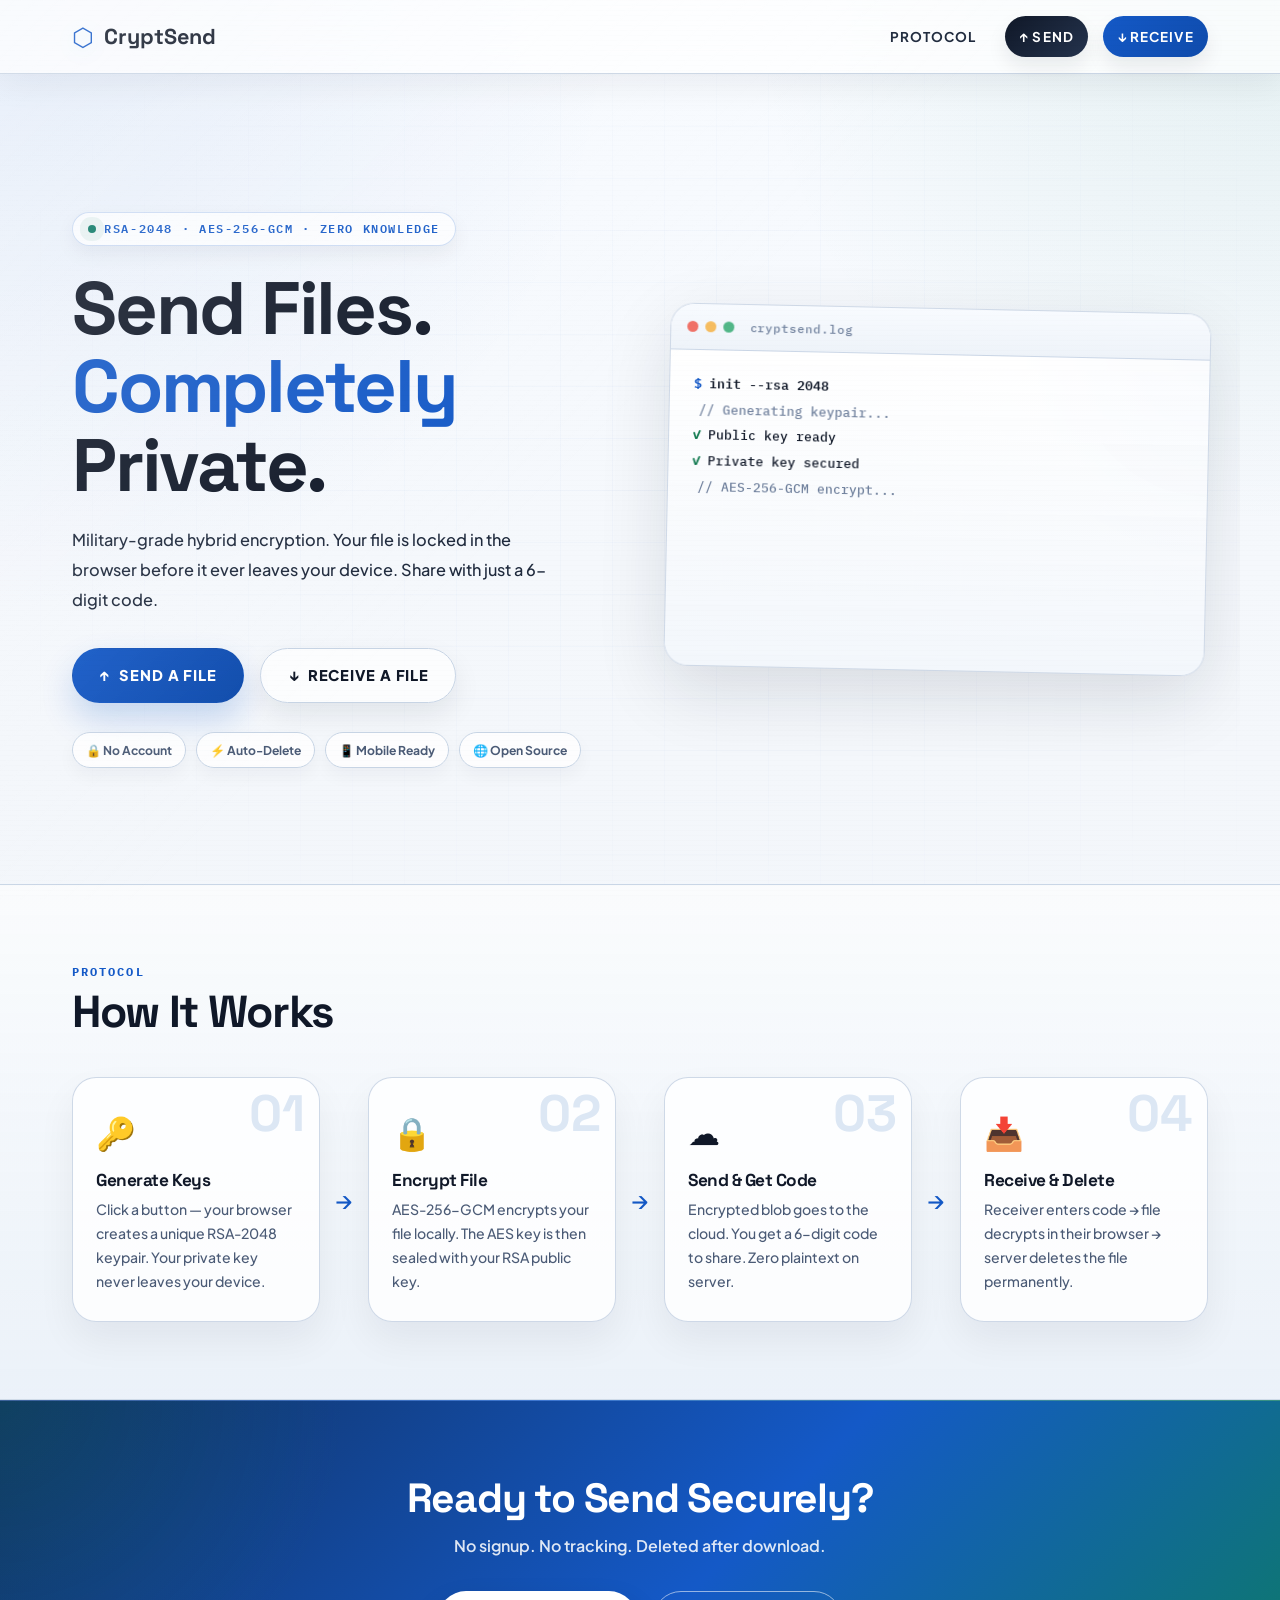
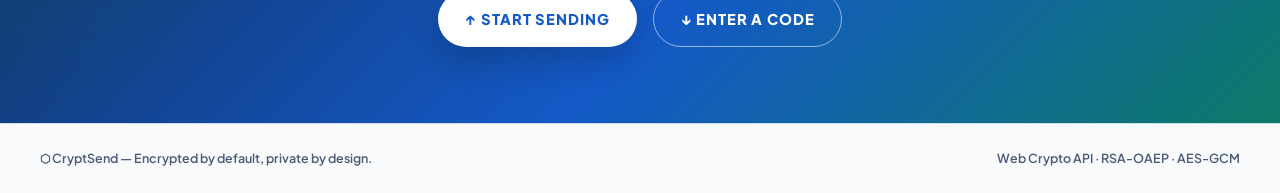
<file: frontend/index.html>
<!DOCTYPE html>
<html lang="en">
<head>
  <meta charset="UTF-8"/>
  <meta name="viewport" content="width=device-width, initial-scale=1.0"/>
  <title>CryptSend — Encrypted File Transfer</title>
  <link rel="preconnect" href="https://fonts.googleapis.com">
  <link href="https://fonts.googleapis.com/css2?family=Space+Grotesk:wght@500;700&family=Plus+Jakarta+Sans:wght@400;500;700;800&family=IBM+Plex+Mono:wght@400;500;600&display=swap" rel="stylesheet">
  <link rel="stylesheet" href="css/main.css"/>
</head>
<body>
  <div class="paper-texture"></div>
  <div class="scanlines"></div>

  <header class="site-header">
    <div class="header-inner">
      <div class="logo">
        <span class="logo-hex">⬡</span>
        <span class="logo-name">CryptSend</span>
      </div>
      <nav class="site-nav">
        <a href="#how" class="nav-a">Protocol</a>
        <a href="send.html" class="nav-a nav-send">↑ Send</a>
        <a href="receive.html" class="nav-a nav-recv">↓ Receive</a>
      </nav>
    </div>
  </header>

  <!-- HERO -->
  <section class="hero">
    <div class="hero-grid-bg"></div>
    <div class="hero-left">
      <div class="hero-stamp animate-up" style="--d:.05s">
        <span class="stamp-dot"></span> RSA-2048 · AES-256-GCM · Zero Knowledge
      </div>
      <h1 class="hero-h1 animate-up" style="--d:.15s">
        Send Files.<br><em>Completely</em><br>Private.
      </h1>
      <p class="hero-p animate-up" style="--d:.28s">
        Military-grade hybrid encryption. Your file is locked in the browser before it ever leaves your device. Share with just a 6-digit code.
      </p>
      <div class="hero-btns animate-up" style="--d:.4s">
        <a href="send.html" class="btn-hero-send">
          <span>↑</span> Send a File
        </a>
        <a href="receive.html" class="btn-hero-recv">
          <span>↓</span> Receive a File
        </a>
      </div>
      <div class="hero-pills animate-up" style="--d:.52s">
        <span class="pill">🔒 No Account</span>
        <span class="pill">⚡ Auto-Delete</span>
        <span class="pill">📱 Mobile Ready</span>
        <span class="pill">🌐 Open Source</span>
      </div>
    </div>
    <div class="hero-right animate-up" style="--d:.35s">
      <div class="term-card">
        <div class="term-topbar">
          <span class="tb-dot r"></span><span class="tb-dot y"></span><span class="tb-dot g"></span>
          <span class="tb-name">cryptsend.log</span>
        </div>
        <div class="term-lines" id="termLines">
          <div class="tl"><span class="tl-p">$</span><span class="tl-c"> init --rsa 2048</span></div>
          <div class="tl tl-dim">// Generating keypair...</div>
          <div class="tl"><span class="tl-ok">✓</span> Public key ready</div>
          <div class="tl"><span class="tl-ok">✓</span> Private key secured</div>
          <div class="tl tl-dim">// AES-256-GCM encrypt...</div>
          <div class="tl"><span class="tl-ok">✓</span> File encrypted <span class="tl-val">4.2MB → 4.2MB</span></div>
          <div class="tl"><span class="tl-ok">✓</span> AES key wrapped with RSA</div>
          <div class="tl tl-dim">// Uploading ciphertext...</div>
          <div class="tl"><span class="tl-ok">✓</span> Uploaded to cloud</div>
          <div class="tl tl-code">► CODE: <span class="tl-big">4 8 2 9 1 5</span></div>
        </div>
      </div>
    </div>
  </section>

  <!-- HOW IT WORKS -->
  <section class="how-section" id="how">
    <div class="section-wrap">
      <div class="s-eyebrow">Protocol</div>
      <h2 class="s-title">How It Works</h2>
      <div class="steps-row">
        <div class="step-card" style="--si:0">
          <div class="step-no">01</div>
          <div class="step-ico">🔑</div>
          <h3>Generate Keys</h3>
          <p>Click a button — your browser creates a unique RSA-2048 keypair. Your private key never leaves your device.</p>
        </div>
        <div class="step-arr">→</div>
        <div class="step-card" style="--si:1">
          <div class="step-no">02</div>
          <div class="step-ico">🔒</div>
          <h3>Encrypt File</h3>
          <p>AES-256-GCM encrypts your file locally. The AES key is then sealed with your RSA public key.</p>
        </div>
        <div class="step-arr">→</div>
        <div class="step-card" style="--si:2">
          <div class="step-no">03</div>
          <div class="step-ico">☁</div>
          <h3>Send & Get Code</h3>
          <p>Encrypted blob goes to the cloud. You get a 6-digit code to share. Zero plaintext on server.</p>
        </div>
        <div class="step-arr">→</div>
        <div class="step-card" style="--si:3">
          <div class="step-no">04</div>
          <div class="step-ico">📥</div>
          <h3>Receive & Delete</h3>
          <p>Receiver enters code → file decrypts in their browser → server deletes the file permanently.</p>
        </div>
      </div>
    </div>
  </section>

  <!-- CTA -->
  <section class="cta-band">
    <div class="cta-inner">
      <h2>Ready to Send Securely?</h2>
      <p>No signup. No tracking. Deleted after download.</p>
      <div class="cta-btns">
        <a href="send.html" class="btn-hero-send">↑ Start Sending</a>
        <a href="receive.html" class="btn-hero-recv">↓ Enter a Code</a>
      </div>
    </div>
  </section>

  <footer class="site-footer">
    <div class="footer-inner">
      <span>⬡ CryptSend — Encrypted by default, private by design.</span>
      <span class="footer-r">Web Crypto API · RSA-OAEP · AES-GCM</span>
    </div>
  </footer>

  <script src="js/main.js"></script>
</body>
</html>
</file>
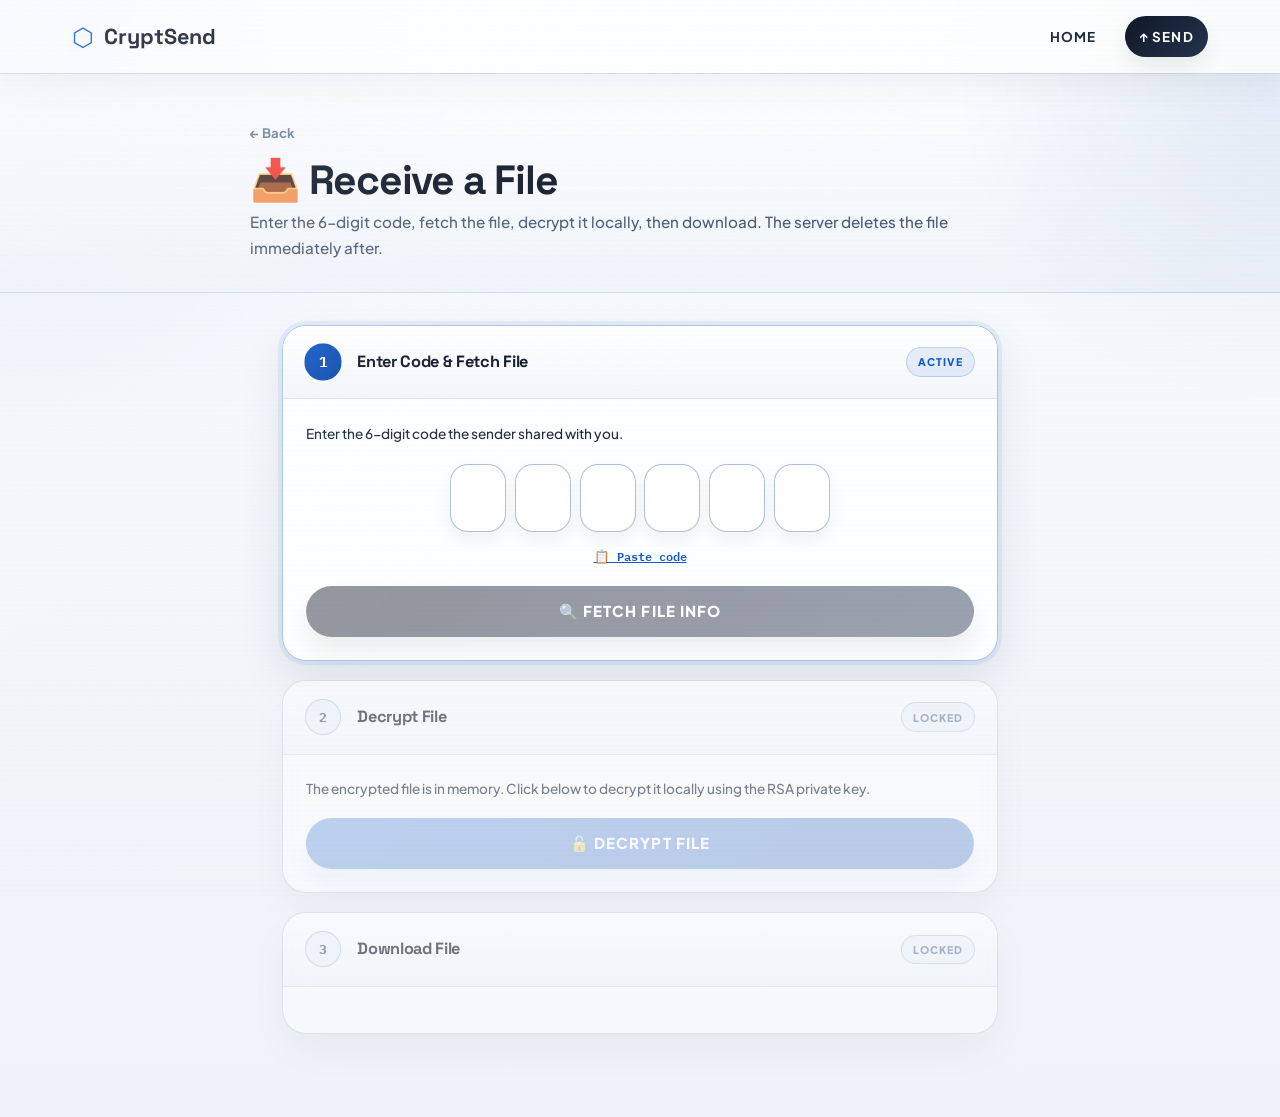
<file: frontend/receive.html>
<!DOCTYPE html>
<html lang="en">
<head>
  <meta charset="UTF-8"/>
  <meta name="viewport" content="width=device-width, initial-scale=1.0"/>
  <title>Receive File — CryptSend</title>
  <link rel="preconnect" href="https://fonts.googleapis.com">
  <link href="https://fonts.googleapis.com/css2?family=Space+Grotesk:wght@500;700&family=Plus+Jakarta+Sans:wght@400;500;700;800&family=IBM+Plex+Mono:wght@400;500;600&display=swap" rel="stylesheet">
  <link rel="stylesheet" href="css/main.css"/>
</head>
<body>
  <div class="paper-texture"></div>
  <div class="scanlines"></div>

  <header class="site-header">
    <div class="header-inner">
      <a href="index.html" class="logo" style="text-decoration:none">
        <span class="logo-hex">⬡</span>
        <span class="logo-name">CryptSend</span>
      </a>
      <nav class="site-nav">
        <a href="index.html" class="nav-a">Home</a>
        <a href="send.html" class="nav-a nav-send">↑ Send</a>
      </nav>
    </div>
  </header>

  <div class="pg-header">
    <div class="pg-header-inner">
      <a href="index.html" class="pg-back">← Back</a>
      <h1 class="pg-title">📥 Receive a File</h1>
      <p class="pg-sub">Enter the 6-digit code, fetch the file, decrypt it locally, then download. The server deletes the file immediately after.</p>
    </div>
  </div>

  <main class="pg-body">

    <!-- ═══ STEP 1: ENTER CODE & FETCH ═══ -->
    <div class="step-panel active" id="panel1">
      <div class="sp-head">
        <div class="sp-num">1</div>
        <div class="sp-title">Enter Code & Fetch File</div>
        <div class="sp-badge" id="badge1">Active</div>
      </div>
      <div class="sp-body">
        <p style="font-size:.85rem;color:var(--ink-2);margin-bottom:1.2rem;">
          Enter the 6-digit code the sender shared with you.
        </p>
        <div class="code-inputs" id="codeInputs">
          <input class="ci" maxlength="1" inputmode="numeric" pattern="[0-9]" autocomplete="off"/>
          <input class="ci" maxlength="1" inputmode="numeric" pattern="[0-9]" autocomplete="off"/>
          <input class="ci" maxlength="1" inputmode="numeric" pattern="[0-9]" autocomplete="off"/>
          <input class="ci" maxlength="1" inputmode="numeric" pattern="[0-9]" autocomplete="off"/>
          <input class="ci" maxlength="1" inputmode="numeric" pattern="[0-9]" autocomplete="off"/>
          <input class="ci" maxlength="1" inputmode="numeric" pattern="[0-9]" autocomplete="off"/>
        </div>
        <div style="margin-top:.6rem;text-align:center;">
          <a href="#" id="lnkPaste" style="font-size:.78rem;color:var(--brand);font-family:var(--ff-mono);font-weight:600;">📋 Paste code</a>
        </div>
        <div style="margin-top:1.1rem;">
          <button class="btn btn-ink btn-lg btn-full" id="btnFetch" disabled>
            🔍 Fetch File Info
          </button>
        </div>
        <div class="prog-wrap" id="prog1">
          <div class="prog-head"><span class="prog-lbl" id="lbl1">Connecting...</span><span class="prog-pct" id="pct1">0%</span></div>
          <div class="prog-track"><div class="prog-fill" id="fill1" style="width:0%"></div></div>
        </div>
        <div class="log-term" id="log1"></div>
        <div class="status" id="st1"></div>

        <!-- File info card (shown after fetch) -->
        <div id="fileInfoCard" style="display:none;margin-top:1rem;padding:1rem;background:var(--panel-soft);border:1px solid var(--line);border-radius:var(--r2);box-shadow:0 14px 30px var(--shadow);">
          <div class="key-label" style="margin-bottom:.5rem;">📦 File Details</div>
          <div style="font-size:.85rem;display:flex;flex-direction:column;gap:.3rem;">
            <div>📄 <strong id="infoName">—</strong></div>
            <div>⚖️ <span id="infoSize">—</span></div>
            <div>⏱ <span id="infoExp">—</span></div>
          </div>
        </div>
      </div>
    </div>

    <!-- ═══ STEP 2: DECRYPT ═══ -->
    <div class="step-panel locked" id="panel2">
      <div class="sp-head">
        <div class="sp-num">2</div>
        <div class="sp-title">Decrypt File</div>
        <div class="sp-badge" id="badge2">Locked</div>
      </div>
      <div class="sp-body">
        <p style="font-size:.85rem;color:var(--ink-2);margin-bottom:1.1rem;">
          The encrypted file is in memory. Click below to decrypt it locally using the RSA private key.
        </p>
        <button class="btn btn-amber btn-lg btn-full" id="btnDecrypt" disabled>
          🔓 Decrypt File
        </button>
        <div class="prog-wrap" id="prog2">
          <div class="prog-head"><span class="prog-lbl" id="lbl2">Waiting...</span><span class="prog-pct" id="pct2">0%</span></div>
          <div class="prog-track"><div class="prog-fill" id="fill2" style="width:0%"></div></div>
        </div>
        <div class="log-term" id="log2"></div>
        <div class="status" id="st2"></div>
      </div>
    </div>

    <!-- ═══ STEP 3: DOWNLOAD ═══ -->
    <div class="step-panel locked" id="panel3">
      <div class="sp-head">
        <div class="sp-num">3</div>
        <div class="sp-title">Download File</div>
        <div class="sp-badge" id="badge3">Locked</div>
      </div>
      <div class="sp-body">
        <div class="dl-ready" id="dlReady">
          <div class="dl-ico">✅</div>
          <div class="dl-name" id="dlName">—</div>
          <div class="dl-meta" id="dlMeta">—</div>
          <a class="btn btn-green btn-lg" id="btnDownload" href="#" download>
            ⬇ Download File
          </a>
          <p style="font-size:.72rem;color:var(--ink-3);margin-top:1rem;">
            🗑 The server will delete this file immediately after download.
          </p>
        </div>
        <div class="status" id="st3"></div>
      </div>
    </div>

  </main>

  <script src="js/crypto.js"></script>
  <script src="js/receive.js"></script>
</body>
</html>
</file>
<file: frontend/css/main.css>
/* =============================================
   CRYPTSEND - Light Secure Vault Theme
   High Contrast - Crisp Type - Same Interactions
   ============================================= */

@import url('https://fonts.googleapis.com/css2?family=Space+Grotesk:wght@500;700&family=Plus+Jakarta+Sans:wght@400;500;700;800&family=IBM+Plex+Mono:wght@400;500;600&display=swap');

:root {
  --bg:          #f4f7fb;
  --bg-2:        #edf2f8;
  --bg-3:        #e2eaf4;
  --panel:       rgba(255, 255, 255, 0.88);
  --panel-2:     #ffffff;
  --panel-soft:  #f6f9fd;
  --ink:         #101828;
  --ink-2:       #1f2a3d;
  --ink-3:       #4b5b76;
  --ink-4:       #70819d;
  --line:        #c7d4e4;
  --line-2:      #a8bbd3;
  --brand:       #1459c7;
  --brand-2:     #0f4bab;
  --brand-soft:  rgba(20, 89, 199, 0.12);
  --accent:      #0d7a67;
  --accent-2:    #0a6a5a;
  --accent-soft: rgba(13, 122, 103, 0.12);
  --warn:        #c85b21;
  --warn-soft:   rgba(200, 91, 33, 0.12);
  --ok:          #127a50;
  --ok-soft:     rgba(18, 122, 80, 0.12);
  --shadow:      rgba(16, 24, 40, 0.08);
  --shadow-2:    rgba(16, 24, 40, 0.16);

  --ff-display: 'Space Grotesk', 'Segoe UI', sans-serif;
  --ff-body:    'Plus Jakarta Sans', 'Segoe UI', sans-serif;
  --ff-mono:    'IBM Plex Mono', 'Consolas', monospace;

  --r:   12px;
  --r2:  18px;
  --r3:  28px;
  --ease: cubic-bezier(.4,0,.2,1);
  --spring: cubic-bezier(.34,1.56,.64,1);
}

*, *::before, *::after { box-sizing:border-box; margin:0; padding:0; }
html { scroll-behavior:smooth; }

body {
  background:
    radial-gradient(circle at top left, rgba(20, 89, 199, 0.09), transparent 28%),
    radial-gradient(circle at top right, rgba(13, 122, 103, 0.08), transparent 24%),
    linear-gradient(180deg, #f8fbff 0%, var(--bg) 42%, #eef3f9 100%);
  color: var(--ink);
  font-family: var(--ff-body);
  line-height: 1.65;
  overflow-x: hidden;
  font-weight: 500;
}

.paper-texture {
  position: fixed;
  inset: 0;
  pointer-events: none;
  z-index: 9998;
  background-image:
    radial-gradient(rgba(15, 75, 171, 0.045) 0.7px, transparent 0.7px),
    radial-gradient(rgba(16, 24, 40, 0.028) 0.6px, transparent 0.6px);
  background-size: 22px 22px, 30px 30px;
  background-position: 0 0, 11px 11px;
  opacity: .55;
}

.scanlines {
  position: fixed;
  inset: 0;
  pointer-events: none;
  z-index: 9997;
  background:
    linear-gradient(135deg, rgba(255,255,255,.38), transparent 48%),
    repeating-linear-gradient(0deg, transparent, transparent 4px, rgba(16,24,40,.015) 4px, rgba(16,24,40,.015) 5px);
  opacity: .5;
}

h1, h2, h3 {
  font-family: var(--ff-display);
  line-height: 1.06;
  letter-spacing: -0.03em;
  color: var(--ink);
}

.site-header {
  position: sticky;
  top: 0;
  z-index: 200;
  background: rgba(255, 255, 255, 0.74);
  backdrop-filter: blur(18px);
  border-bottom: 1px solid rgba(168, 187, 211, 0.6);
  box-shadow: 0 10px 34px rgba(16, 24, 40, 0.06);
}

.header-inner {
  max-width: 1200px;
  margin: 0 auto;
  display: flex;
  align-items: center;
  justify-content: space-between;
  padding: 1rem 2rem;
}

.logo { display:flex; align-items:center; gap:.6rem; }
.logo-hex {
  color: var(--brand);
  font-size: 1.55rem;
  animation: spinSlow 9s linear infinite;
  display: inline-block;
  filter: drop-shadow(0 4px 10px rgba(20, 89, 199, 0.15));
}
@keyframes spinSlow { to { transform:rotate(360deg); } }
.logo-name {
  font-family: var(--ff-display);
  font-size: 1.35rem;
  font-weight: 700;
  color: var(--ink);
}
.logo-ver {
  font-size: .62rem;
  font-weight: 800;
  background: linear-gradient(135deg, var(--brand), var(--accent));
  color: #fff;
  padding: .16rem .42rem;
  border-radius: 999px;
  letter-spacing: .12em;
}

.site-nav { display:flex; align-items:center; gap:.9rem; }
.nav-a {
  font-family: var(--ff-body);
  font-size: .84rem;
  font-weight: 700;
  text-transform: uppercase;
  letter-spacing: .08em;
  text-decoration: none;
  color: var(--ink-2);
  padding: .6rem .9rem;
  border-radius: 999px;
  transition: color .18s var(--ease), background .18s var(--ease), transform .18s var(--spring), box-shadow .18s var(--ease);
}
.nav-a:hover {
  color: var(--brand);
  background: rgba(20, 89, 199, 0.08);
}
.nav-send,
.nav-recv {
  box-shadow: 0 10px 20px rgba(16, 24, 40, 0.08);
}
.nav-send {
  background: linear-gradient(135deg, var(--ink), #24334d);
  color: #fff !important;
}
.nav-send:hover {
  transform: translateY(-2px);
  background: linear-gradient(135deg, #0b1629, #1d2d48);
}
.nav-recv {
  background: linear-gradient(135deg, var(--brand), var(--brand-2));
  color: #fff !important;
}
.nav-recv:hover {
  transform: translateY(-2px);
  box-shadow: 0 14px 24px rgba(20, 89, 199, 0.18);
}

.hero {
  position: relative;
  overflow: hidden;
  display: grid;
  grid-template-columns: 1fr 1fr;
  align-items: center;
  gap: 3.4rem;
  max-width: 1200px;
  margin: 0 auto;
  padding: 5.5rem 2rem 4.2rem;
  min-height: 90vh;
}

.hero-grid-bg {
  position: absolute;
  inset: 0;
  pointer-events: none;
  background-image:
    linear-gradient(rgba(20, 89, 199, 0.08) 1px, transparent 1px),
    linear-gradient(90deg, rgba(20, 89, 199, 0.08) 1px, transparent 1px);
  background-size: 52px 52px;
  mask-image: radial-gradient(ellipse 70% 80% at 55% 48%, black 0%, transparent 100%);
  opacity: .4;
}

.hero-stamp {
  display: inline-flex;
  align-items: center;
  gap: .5rem;
  font-family: var(--ff-mono);
  font-size: .72rem;
  font-weight: 600;
  text-transform: uppercase;
  letter-spacing: .14em;
  background: rgba(255, 255, 255, 0.72);
  color: var(--brand);
  border: 1px solid rgba(20, 89, 199, 0.2);
  border-radius: 999px;
  padding: .4rem .95rem;
  margin-bottom: 1.5rem;
  box-shadow: 0 8px 20px rgba(16, 24, 40, 0.06);
}

.stamp-dot {
  width: 8px;
  height: 8px;
  border-radius: 50%;
  background: var(--accent);
  animation: pulse 1.8s ease-in-out infinite;
  box-shadow: 0 0 0 8px rgba(13, 122, 103, 0.08);
}
@keyframes pulse { 0%,100%{transform:scale(1);opacity:1} 50%{transform:scale(1.45);opacity:.65} }

.hero-h1 {
  font-size: clamp(3.2rem, 5.8vw, 5.2rem);
  color: var(--ink);
  margin-bottom: 1.2rem;
}
.hero-h1 em {
  font-style: normal;
  color: var(--brand);
}
.hero-p {
  font-size: 1.02rem;
  color: var(--ink-2);
  max-width: 500px;
  margin-bottom: 2rem;
  line-height: 1.85;
  font-weight: 500;
}
.hero-btns { display:flex; gap:1rem; flex-wrap:wrap; margin-bottom:1.8rem; }
.hero-pills { display:flex; gap:.65rem; flex-wrap:wrap; }
.pill {
  font-family: var(--ff-body);
  font-size: .76rem;
  font-weight: 700;
  background: rgba(255,255,255,.78);
  border: 1px solid var(--line);
  color: var(--ink-3);
  padding: .42rem .8rem;
  border-radius: 999px;
  transition: border-color .18s, color .18s, transform .18s var(--spring), box-shadow .18s;
  box-shadow: 0 8px 18px rgba(16, 24, 40, 0.04);
}
.pill:hover {
  border-color: rgba(20, 89, 199, 0.35);
  color: var(--brand);
  transform: translateY(-2px);
}

.btn-hero-send, .btn-hero-recv {
  display:inline-flex; align-items:center; gap:.5rem;
  font-family:var(--ff-body); font-size:.92rem; font-weight:800;
  text-transform:uppercase; letter-spacing:.06em;
  text-decoration:none; cursor:pointer;
  padding:.92rem 1.65rem; border-radius:999px;
  border:1px solid transparent;
  transition:transform .2s var(--spring), box-shadow .2s var(--ease), background .18s var(--ease);
}
.btn-hero-send {
  background:linear-gradient(135deg, var(--brand), var(--brand-2));
  color:#fff;
  box-shadow:0 16px 32px rgba(20, 89, 199, 0.22);
}
.btn-hero-send:hover {
  transform:translateY(-2px);
  box-shadow:0 20px 36px rgba(20, 89, 199, 0.28);
}
.btn-hero-recv {
  background:rgba(255,255,255,.72);
  color:var(--ink);
  border-color:var(--line);
  box-shadow:0 12px 28px rgba(16, 24, 40, 0.08);
}
.btn-hero-recv:hover {
  transform:translateY(-2px);
  border-color:rgba(20, 89, 199, .28);
  color:var(--brand);
}
.btn-hero-send:active, .btn-hero-recv:active {
  transform:translateY(1px) !important;
}

.term-card {
  background: rgba(255,255,255,.92);
  border: 1px solid rgba(168, 187, 211, 0.55);
  border-radius: 24px;
  box-shadow:
    0 24px 70px rgba(16, 24, 40, 0.12),
    inset 0 1px 0 rgba(255,255,255,.65);
  overflow: hidden;
  transform: rotate(1.2deg);
  transition: transform .3s var(--ease), box-shadow .3s var(--ease);
  backdrop-filter: blur(14px);
}
.term-card:hover {
  transform: rotate(0deg) scale(1.015);
  box-shadow: 0 30px 86px rgba(16, 24, 40, 0.16);
}
.term-topbar {
  background: linear-gradient(180deg, #f8fbff, #eef3f9);
  border-bottom: 1px solid rgba(168, 187, 211, 0.55);
  padding: .8rem 1rem;
  display:flex; align-items:center; gap:.45rem;
}
.tb-dot { width:11px; height:11px; border-radius:50%; }
.tb-dot.r { background:#f07167; }
.tb-dot.y { background:#f6bd60; }
.tb-dot.g { background:#52b788; }
.tb-name {
  margin-left:.5rem;
  font-size:.72rem;
  color:var(--ink-4);
  letter-spacing:.08em;
  font-family:var(--ff-mono);
}
.term-lines {
  padding:1.35rem 1.5rem;
  min-height:240px;
  background:
    linear-gradient(180deg, rgba(255,255,255,.75), rgba(240,245,251,.8)),
    radial-gradient(circle at top right, rgba(20, 89, 199, 0.08), transparent 32%);
}
.tl { font-size:.82rem; line-height:1.95; display:flex; align-items:center; gap:.45rem; font-family:var(--ff-mono); }
.tl-p  { color:var(--brand); font-weight:700; }
.tl-c  { color:var(--ink); font-weight:600; }
.tl-dim{ color:var(--ink-4); padding-left:.3rem; }
.tl-ok { color:var(--ok); font-weight:700; }
.tl-val{ color:var(--accent); }
.tl-code{ color:var(--ink); font-weight:700; margin-top:.5rem; }
.tl-big { color:var(--brand); font-size:1.08rem; letter-spacing:.24em; font-weight:800; }

.animate-up {
  opacity:0;
  transform:translateY(22px);
  animation:slideUp .55s var(--ease) forwards;
  animation-delay:var(--d,0s);
}
@keyframes slideUp { to { opacity:1; transform:translateY(0); } }

.how-section {
  background: linear-gradient(180deg, rgba(255,255,255,.6), rgba(233,240,249,.7));
  border-top: 1px solid rgba(168, 187, 211, 0.5);
  border-bottom: 1px solid rgba(168, 187, 211, 0.5);
}
.section-wrap { max-width:1200px; margin:0 auto; padding:4.8rem 2rem; }
.s-eyebrow {
  font-family:var(--ff-mono);
  font-size:.72rem;
  text-transform:uppercase;
  letter-spacing:.18em;
  color:var(--brand);
  font-weight:700;
  margin-bottom:.45rem;
}
.s-title { font-size:clamp(2rem,3.5vw,3rem); margin-bottom:2.6rem; }
.steps-row { display:flex; align-items:stretch; gap:.7rem; flex-wrap:wrap; }
.step-card {
  flex:1;
  min-width:180px;
  background: rgba(255,255,255,.82);
  border:1px solid rgba(168, 187, 211, 0.55);
  border-radius:24px;
  padding:1.7rem 1.45rem;
  position:relative;
  opacity:0;
  transform:translateY(20px);
  transition:transform .25s var(--spring), box-shadow .25s var(--ease), opacity .5s var(--ease), border-color .25s;
  transition-delay:calc(var(--si)*.1s);
  cursor:default;
  box-shadow:0 18px 38px rgba(16, 24, 40, 0.06);
}
.step-card.visible { opacity:1; transform:translateY(0); }
.step-card:hover {
  transform:translateY(-6px);
  box-shadow:0 22px 52px rgba(16, 24, 40, 0.11);
  border-color:rgba(20, 89, 199, 0.28);
}
.step-no {
  position:absolute;
  top:10px;
  right:14px;
  font-family:var(--ff-display);
  font-size:3.2rem;
  font-weight:700;
  color:#dce7f4;
  line-height:1;
}
.step-ico { font-size:2rem; margin-bottom:.8rem; display:block; }
.step-card h3 { font-size:1.08rem; margin-bottom:.45rem; }
.step-card p { font-size:.88rem; color:var(--ink-3); line-height:1.72; font-weight:500; }
.step-arr { display:flex; align-items:center; font-size:1.5rem; color:var(--brand); padding:0 .25rem; align-self:center; flex-shrink:0; }

.cta-band {
  background:
    radial-gradient(circle at top left, rgba(13, 122, 103, 0.22), transparent 26%),
    linear-gradient(135deg, #11305f 0%, #1459c7 55%, #0d7a67 100%);
  border-top: 1px solid rgba(255,255,255,.18);
}
.cta-inner { max-width:680px; margin:0 auto; padding:4.8rem 2rem; text-align:center; }
.cta-inner h2 { font-size:2.55rem; color:#fff; margin-bottom:.75rem; }
.cta-inner p { color:rgba(255,255,255,.86); margin-bottom:2rem; font-weight:600; }
.cta-btns { display:flex; gap:1rem; justify-content:center; flex-wrap:wrap; }
.cta-band .btn-hero-send {
  background:#fff;
  color:var(--brand);
  box-shadow:0 16px 30px rgba(8, 15, 29, 0.18);
}
.cta-band .btn-hero-recv {
  background:transparent;
  color:#fff;
  border:1px solid rgba(255,255,255,.55);
  box-shadow:none;
}
.cta-band .btn-hero-recv:hover {
  background:rgba(255,255,255,.12);
  color:#fff;
}

.site-footer {
  background: rgba(255,255,255,.62);
  border-top:1px solid rgba(168, 187, 211, 0.5);
  padding:1.5rem 2rem;
}
.footer-inner {
  max-width:1200px;
  margin:0 auto;
  display:flex;
  justify-content:space-between;
  align-items:center;
  flex-wrap:wrap;
  gap:.8rem;
  font-size:.78rem;
  color:var(--ink-3);
  font-family:var(--ff-body);
  font-weight:600;
}

.pg-header {
  background:
    radial-gradient(circle at right top, rgba(20, 89, 199, 0.09), transparent 25%),
    linear-gradient(180deg, rgba(255,255,255,.68), rgba(238,243,249,.8));
  border-bottom:1px solid rgba(168, 187, 211, 0.55);
  padding:2.8rem 2rem 2rem;
}
.pg-header-inner { max-width:780px; margin:0 auto; }
.pg-back {
  display:inline-flex; align-items:center; gap:.35rem;
  font-family:var(--ff-body); font-size:.82rem; font-weight:700;
  text-decoration:none; color:var(--ink-4); margin-bottom:.95rem;
  transition:color .18s, transform .18s var(--spring);
}
.pg-back:hover { color:var(--brand); transform:translateX(-2px); }
.pg-title { font-size:2.55rem; margin-bottom:.45rem; }
.pg-sub { font-size:.95rem; color:var(--ink-3); max-width:720px; font-weight:500; }
.pg-body { max-width:780px; margin:0 auto; padding:2rem 2rem 4rem; }

.step-panel {
  background: rgba(255,255,255,.82);
  border:1px solid rgba(168, 187, 211, 0.6);
  border-radius:24px;
  margin-bottom:1.2rem;
  overflow:hidden;
  transition:border-color .2s, box-shadow .2s, transform .2s var(--ease);
  box-shadow:0 18px 40px rgba(16, 24, 40, 0.07);
  backdrop-filter: blur(12px);
}
.step-panel.active {
  border-color:rgba(20, 89, 199, 0.35);
  box-shadow:0 0 0 4px rgba(20, 89, 199, 0.08), 0 20px 48px rgba(16, 24, 40, 0.09);
}
.step-panel.done { border-color:rgba(18, 122, 80, 0.35); }
.step-panel.locked { opacity:.58; pointer-events:none; }

.sp-head {
  display:flex; align-items:center; gap:1rem;
  padding:1.15rem 1.4rem;
  background:linear-gradient(180deg, rgba(255,255,255,.85), rgba(242,246,251,.96));
  border-bottom:1px solid rgba(168, 187, 211, 0.42);
  cursor:default;
}
.sp-num {
  width:36px; height:36px; border-radius:50%;
  display:flex; align-items:center; justify-content:center;
  font-family:var(--ff-mono); font-weight:700; font-size:.84rem;
  background:#edf3fa; color:var(--ink-3);
  border:1px solid rgba(168, 187, 211, 0.7);
  flex-shrink:0;
  transition:background .2s, color .2s, border-color .2s, transform .2s var(--spring);
}
.step-panel.active .sp-num {
  background:linear-gradient(135deg, var(--brand), var(--brand-2));
  color:#fff;
  border-color:transparent;
  transform:scale(1.04);
}
.step-panel.done .sp-num {
  background:linear-gradient(135deg, var(--ok), #179d67);
  color:#fff;
  border-color:transparent;
}
.sp-title {
  font-family:var(--ff-display);
  font-size:1.02rem;
  font-weight:700;
  letter-spacing:-0.02em;
}
.sp-badge {
  margin-left:auto;
  font-family:var(--ff-body);
  font-size:.66rem;
  font-weight:800;
  text-transform:uppercase;
  letter-spacing:.1em;
  padding:.32rem .65rem;
  border-radius:999px;
  background:#eef3fa;
  color:var(--ink-4);
  border:1px solid rgba(168, 187, 211, 0.6);
}
.step-panel.active .sp-badge {
  background:rgba(20, 89, 199, 0.09);
  color:var(--brand);
  border-color:rgba(20, 89, 199, 0.2);
}
.step-panel.done .sp-badge {
  background:rgba(18, 122, 80, 0.1);
  color:var(--ok);
  border-color:rgba(18, 122, 80, 0.2);
}

.sp-body { padding:1.45rem; }

.btn {
  display:inline-flex; align-items:center; gap:.45rem;
  font-family:var(--ff-body); font-size:.88rem; font-weight:800;
  text-transform:uppercase; letter-spacing:.07em;
  cursor:pointer; border:1px solid transparent;
  padding:.78rem 1.45rem; border-radius:999px;
  transition:transform .2s var(--spring), box-shadow .2s var(--ease), background .18s, border-color .18s;
  position:relative; overflow:hidden;
}
.btn:disabled { opacity:.45; pointer-events:none; }
.btn:active   { transform:translateY(1px) !important; box-shadow:none !important; }

.btn-ink {
  background:linear-gradient(135deg, var(--ink), #23324e);
  color:#fff; border-color:transparent;
  box-shadow:0 14px 26px rgba(16, 24, 40, 0.16);
}
.btn-ink:hover { transform:translateY(-2px); box-shadow:0 18px 30px rgba(16, 24, 40, 0.2); }

.btn-amber {
  background:linear-gradient(135deg, var(--brand), var(--brand-2));
  color:#fff; border-color:transparent;
  box-shadow:0 16px 30px rgba(20, 89, 199, 0.18);
}
.btn-amber:hover { transform:translateY(-2px); box-shadow:0 20px 34px rgba(20, 89, 199, 0.24); }

.btn-green {
  background:linear-gradient(135deg, var(--ok), #179d67);
  color:#fff; border-color:transparent;
  box-shadow:0 16px 30px rgba(18, 122, 80, 0.18);
}
.btn-green:hover { transform:translateY(-2px); box-shadow:0 20px 34px rgba(18, 122, 80, 0.24); }

.btn-outline {
  background:rgba(255,255,255,.72);
  color:var(--ink);
  border-color:var(--line-2);
  box-shadow:0 10px 22px rgba(16, 24, 40, 0.06);
}
.btn-outline:hover {
  border-color:var(--brand);
  color:var(--brand);
  transform:translateY(-2px);
}

.btn-full { width:100%; justify-content:center; }
.btn-lg   { padding:.9rem 1.85rem; font-size:.94rem; }

.btn::after {
  content:'';
  position:absolute;
  inset:0;
  background:linear-gradient(120deg, transparent 20%, rgba(255,255,255,.18), transparent 80%);
  transform:translateX(-100%);
  transition:transform .45s var(--ease);
}
.btn:hover::after { transform:translateX(100%); }

.dropzone {
  border:2px dashed rgba(20, 89, 199, 0.28);
  border-radius:24px;
  padding:3rem 2rem;
  text-align:center;
  background:linear-gradient(180deg, rgba(255,255,255,.92), rgba(242,247,252,.95));
  cursor:pointer;
  transition:border-color .2s, background .2s, transform .2s var(--spring), box-shadow .2s;
}
.dropzone:hover, .dropzone.over {
  border-color:var(--brand);
  background:linear-gradient(180deg, rgba(255,255,255,.96), rgba(235,243,252,.98));
  transform:scale(1.01);
  box-shadow:0 18px 38px rgba(20, 89, 199, 0.10);
}
.dz-icon  { font-size:3rem; display:block; margin-bottom:.7rem; }
.dz-text  { font-family:var(--ff-display); font-size:1.1rem; color:var(--ink); font-weight:700; }
.dz-sub   { font-size:.78rem; color:var(--ink-4); margin-top:.35rem; font-weight:600; }
#fileInput { display:none; }

.file-preview {
  display:none; align-items:center; gap:1rem;
  padding:1rem 1.1rem; margin-top:.95rem;
  background:rgba(255,255,255,.8);
  border:1px solid rgba(168, 187, 211, 0.65);
  border-radius:18px;
  animation:popIn .3s var(--spring);
  box-shadow:0 14px 30px rgba(16, 24, 40, 0.06);
}
.file-preview.show { display:flex; }
@keyframes popIn { from{opacity:0;transform:scale(.94)} to{opacity:1;transform:scale(1)} }
.fp-icon  { font-size:2rem; }
.fp-info  { flex:1; min-width:0; }
.fp-name  { font-weight:800; font-size:.92rem; white-space:nowrap; overflow:hidden; text-overflow:ellipsis; color:var(--ink); }
.fp-size  { font-size:.76rem; color:var(--ink-4); font-weight:600; }
.fp-rm {
  background:none; border:1px solid rgba(200, 91, 33, 0.35); color:var(--warn);
  border-radius:999px; padding:.35rem .65rem;
  cursor:pointer; font-family:var(--ff-body); font-size:.74rem; font-weight:800;
  transition:background .18s, color .18s, transform .18s var(--spring);
}
.fp-rm:hover { background:var(--warn); color:#fff; transform:translateY(-1px); }

.key-box {
  background:linear-gradient(180deg, #fbfdff, #f2f7fc);
  border:1px solid rgba(168, 187, 211, 0.65);
  border-radius:16px;
  padding:.85rem;
  font-family:var(--ff-mono);
  font-size:.72rem;
  color:var(--ink-2);
  word-break:break-all;
  max-height:84px;
  overflow-y:auto;
  line-height:1.6;
}
.key-row { display:flex; gap:.7rem; margin-top:.8rem; }
.key-col { flex:1; min-width:0; }
.key-label {
  font-size:.72rem;
  text-transform:uppercase;
  letter-spacing:.12em;
  color:var(--ink-4);
  margin-bottom:.4rem;
  font-weight:800;
  font-family:var(--ff-body);
}

.prog-wrap { margin-top:1rem; display:none; }
.prog-wrap.show { display:block; }
.prog-head { display:flex; justify-content:space-between; margin-bottom:.45rem; }
.prog-lbl  { font-family:var(--ff-body); font-size:.78rem; color:var(--ink-3); font-weight:700; }
.prog-pct  { font-family:var(--ff-mono); font-size:.76rem; font-weight:700; color:var(--brand); }
.prog-track {
  height:12px;
  background:#dce7f3;
  border:1px solid rgba(168, 187, 211, 0.75);
  border-radius:999px;
  overflow:hidden;
}
.prog-fill {
  height:100%;
  background:linear-gradient(90deg, var(--brand), #4d84dd);
  border-radius:999px;
  transition:width .4s var(--ease);
  position:relative;
  overflow:hidden;
}
.prog-fill::after {
  content:'';
  position:absolute; inset:0;
  background:linear-gradient(90deg,transparent,rgba(255,255,255,.42),transparent);
  animation:shimmer 1.1s infinite;
}
@keyframes shimmer { from{transform:translateX(-100%)} to{transform:translateX(100%)} }
.prog-fill.done   { background:linear-gradient(90deg, var(--ok), #19a56d); }
.prog-fill.error  { background:linear-gradient(90deg, var(--warn), #e27438); }

.log-term {
  background:linear-gradient(180deg, #f9fbfe, #eef3f9);
  border:1px solid rgba(168, 187, 211, 0.7);
  border-radius:18px;
  font-family:var(--ff-mono);
  font-size:.77rem;
  padding:.9rem 1rem;
  max-height:190px;
  overflow-y:auto;
  display:none;
  margin-top:.85rem;
  scroll-behavior:smooth;
  box-shadow: inset 0 1px 0 rgba(255,255,255,.8);
}
.log-term.show { display:block; }
.log-line {
  display:flex; gap:.55rem; line-height:1.85;
  animation:logIn .25s var(--ease) forwards;
}
@keyframes logIn { from{opacity:0;transform:translateX(-8px)} to{opacity:1;transform:none} }
.log-ts  { color:var(--ink-4); flex-shrink:0; }
.log-ok  { color:var(--ok); font-weight:700; }
.log-inf { color:var(--brand); font-weight:700; }
.log-err { color:var(--warn); font-weight:700; }

.status {
  display:none;
  padding:.82rem 1rem;
  border-radius:18px;
  font-family:var(--ff-body);
  font-size:.84rem;
  font-weight:700;
  margin-top:.8rem;
  animation:popIn .3s var(--spring);
}
.status.show  { display:block; }
.status.ok    { background:rgba(18, 122, 80, 0.10); border:1px solid rgba(18, 122, 80, 0.22); color:var(--ok); }
.status.err   { background:rgba(200, 91, 33, 0.10); border:1px solid rgba(200, 91, 33, 0.22); color:var(--warn); }
.status.info  { background:rgba(20, 89, 199, 0.10); border:1px solid rgba(20, 89, 199, 0.20); color:var(--brand); }

.form-lbl {
  display:block;
  font-family:var(--ff-body);
  font-size:.76rem;
  font-weight:800;
  text-transform:uppercase;
  letter-spacing:.1em;
  color:var(--ink-3);
  margin-bottom:.45rem;
}
.form-inp {
  width:100%;
  font-family:var(--ff-body);
  font-size:.9rem;
  background:#fff;
  color:var(--ink);
  border:1px solid rgba(168, 187, 211, 0.85);
  border-radius:16px;
  padding:.7rem .9rem;
  outline:none;
  transition:border-color .18s, box-shadow .18s, transform .18s var(--spring);
}
.form-inp:focus {
  border-color:rgba(20, 89, 199, 0.42);
  box-shadow:0 0 0 4px rgba(20, 89, 199, 0.08);
}
.form-hint { font-size:.72rem; color:var(--ink-4); margin-top:.35rem; font-weight:600; }
.form-group { margin-bottom:1rem; }

.code-reveal {
  display:none;
  text-align:center;
  padding:2rem 1.5rem;
  border:1px solid rgba(20, 89, 199, 0.22);
  border-radius:24px;
  background:linear-gradient(180deg, rgba(255,255,255,.94), rgba(237,244,252,.98));
  margin-top:1rem;
  animation:popIn .4s var(--spring);
  box-shadow:0 22px 46px rgba(20, 89, 199, 0.10);
}
.code-reveal.show { display:block; }
.code-reveal-lbl {
  font-family:var(--ff-body);
  font-size:.74rem;
  text-transform:uppercase;
  letter-spacing:.15em;
  color:var(--brand);
  margin-bottom:.7rem;
  font-weight:800;
}
.code-digits { display:flex; gap:.55rem; justify-content:center; margin:.9rem 0 1.2rem; flex-wrap:wrap; }
.code-d {
  width:52px; height:64px; display:flex; align-items:center; justify-content:center;
  font-family:var(--ff-display); font-size:2.05rem; font-weight:700;
  background:#fff; border:1px solid rgba(20, 89, 199, 0.28);
  border-radius:18px; color:var(--ink);
  box-shadow:0 12px 24px rgba(20, 89, 199, 0.12);
  opacity:0; animation:digitPop .4s var(--spring) forwards;
  animation-delay:var(--di,0s);
}
@keyframes digitPop { from{opacity:0;transform:scale(.5) rotate(-10deg)} to{opacity:1;transform:none} }
.code-actions { display:flex; gap:.7rem; justify-content:center; flex-wrap:wrap; }
.code-expire  { font-size:.74rem; color:var(--ink-4); margin-top:.9rem; font-weight:700; }

.code-inputs { display:flex; gap:.55rem; justify-content:center; flex-wrap:wrap; }
.ci {
  width:56px; height:68px; text-align:center;
  font-family:var(--ff-display); font-size:2rem; font-weight:700;
  background:#fff; color:var(--ink);
  border:1px solid rgba(168, 187, 211, 0.9);
  border-radius:18px;
  outline:none; caret-color:var(--brand);
  box-shadow:0 8px 18px rgba(16, 24, 40, 0.05);
  transition:border-color .18s, box-shadow .18s, transform .15s var(--spring);
}
.ci:focus {
  border-color:rgba(20, 89, 199, 0.4);
  box-shadow:0 0 0 4px rgba(20, 89, 199, 0.08), 0 12px 20px rgba(20, 89, 199, 0.08);
  transform:scale(1.05);
}
.ci.filled { border-color:rgba(20, 89, 199, 0.36); }

.dl-ready {
  display:none; text-align:center;
  padding:2.5rem 2rem;
  border:1px solid rgba(18, 122, 80, 0.22);
  border-radius:24px;
  background:linear-gradient(180deg, rgba(255,255,255,.95), rgba(234,248,241,.98));
  animation:popIn .4s var(--spring);
  margin-top:1rem;
  box-shadow:0 22px 44px rgba(18, 122, 80, 0.08);
}
.dl-ready.show { display:block; }
.dl-ico  { font-size:3rem; margin-bottom:.65rem; animation:bounce .6s var(--spring); }
@keyframes bounce { 0%{transform:scale(.5)} 60%{transform:scale(1.15)} 100%{transform:scale(1)} }
.dl-name { font-family:var(--ff-display); font-size:1.18rem; font-weight:700; margin-bottom:.25rem; }
.dl-meta { font-size:.78rem; color:var(--ink-4); margin-bottom:1.4rem; font-weight:700; }

.qr-wrap {
  display:none;
  text-align:center;
  margin-top:1rem;
  padding:1.3rem;
  background:rgba(255,255,255,.82);
  border:1px solid rgba(168, 187, 211, 0.6);
  border-radius:22px;
  box-shadow:0 18px 36px rgba(16, 24, 40, 0.06);
}
.qr-wrap.show { display:block; }
#qrContainer {
  display:flex;
  justify-content:center;
  align-items:center;
  width:100%;
  min-height:180px;
  text-align:center;
}
#qrContainer img,
#qrContainer canvas {
  display:block;
  margin:0 auto;
  border:8px solid #fff;
  border-radius:18px;
  box-shadow:0 14px 30px rgba(16, 24, 40, 0.10);
}

.toggle-row {
  display:flex; align-items:center; justify-content:space-between;
  padding:.8rem 1rem;
  background:rgba(255,255,255,.78);
  border:1px solid rgba(168, 187, 211, 0.62);
  border-radius:18px;
  margin-bottom:.75rem;
  box-shadow:0 10px 24px rgba(16, 24, 40, 0.04);
}
.toggle-lbl { font-size:.86rem; color:var(--ink-2); font-weight:700; }
.tog { position:relative; width:46px; height:24px; }
.tog input { opacity:0; width:0; height:0; }
.tog-sl {
  position:absolute; inset:0; background:#ccd8e8;
  border-radius:999px; cursor:pointer; transition:background .2s;
}
.tog-sl::before {
  content:'';
  position:absolute; width:18px; height:18px; left:3px; top:3px;
  background:#fff; border-radius:50%;
  transition:transform .2s var(--spring);
  box-shadow:0 4px 12px rgba(16, 24, 40, 0.15);
}
.tog input:checked + .tog-sl { background:linear-gradient(135deg, var(--brand), var(--brand-2)); }
.tog input:checked + .tog-sl::before { transform:translateX(22px); }

.divider {
  display:flex; align-items:center; gap:.8rem;
  margin:.8rem 0; color:var(--ink-4); font-size:.78rem; font-weight:700;
}
.divider::before, .divider::after { content:''; flex:1; height:1px; background:var(--line); }

@media(max-width:900px) {
  .hero { grid-template-columns:1fr; min-height:auto; padding:3.5rem 1.5rem; }
  .term-card { display:none; }
  .steps-row { flex-direction:column; }
  .step-arr { transform:rotate(90deg); align-self:center; }
}

@media(max-width:600px) {
  .hero-h1  { font-size:2.7rem; }
  .header-inner { padding:.85rem 1rem; }
  .site-nav .nav-a:not(.nav-send):not(.nav-recv) { display:none; }
  .pg-body { padding:1.5rem 1rem 3rem; }
  .code-d { width:44px; height:56px; font-size:1.7rem; }
  .ci { width:46px; height:58px; font-size:1.55rem; }
  .key-row { flex-direction:column; }
}
</file>
